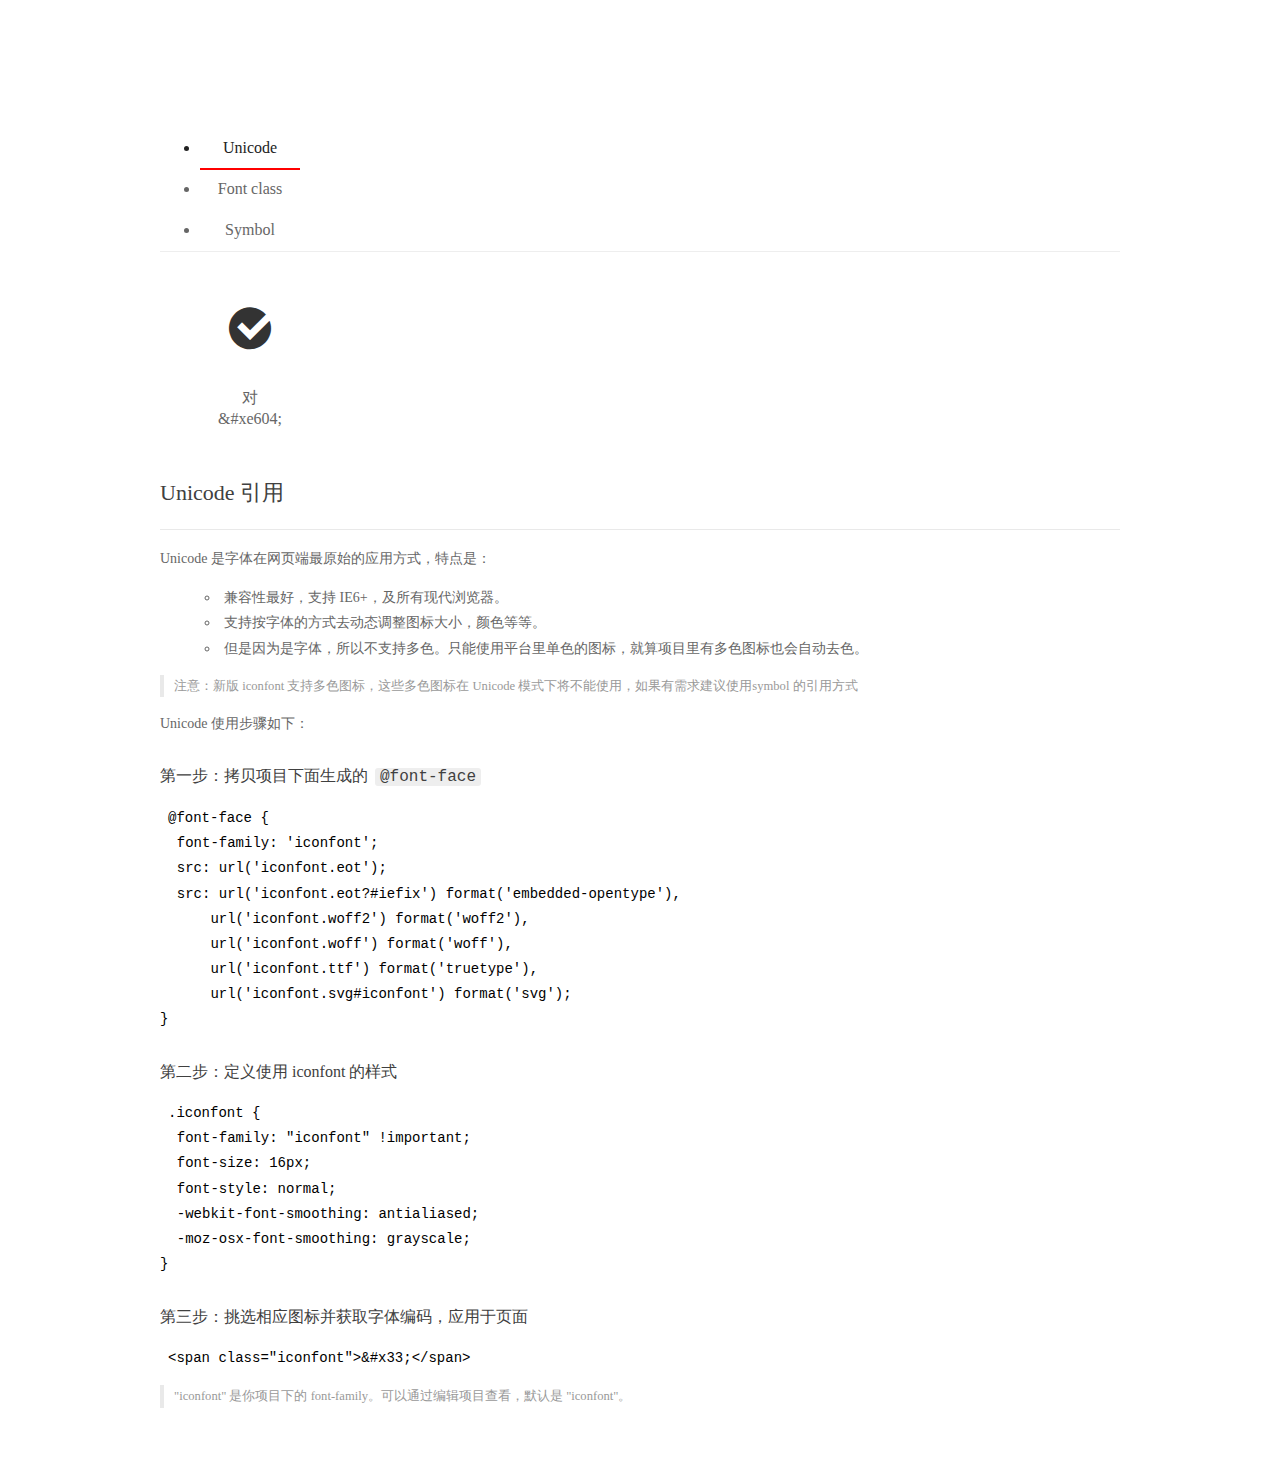
<file: vue_app/src/font/demo_index.html>
<!DOCTYPE html>
<html>
<head>
  <meta charset="utf-8"/>
  <title>IconFont Demo</title>
  <link rel="shortcut icon" href="https://gtms04.alicdn.com/tps/i4/TB1_oz6GVXXXXaFXpXXJDFnIXXX-64-64.ico" type="image/x-icon"/>
  <link rel="stylesheet" href="https://g.alicdn.com/thx/cube/1.3.2/cube.min.css">
  <link rel="stylesheet" href="demo.css">
  <link rel="stylesheet" href="iconfont.css">
  <script src="iconfont.js"></script>
  <!-- jQuery -->
  <script src="https://a1.alicdn.com/oss/uploads/2018/12/26/7bfddb60-08e8-11e9-9b04-53e73bb6408b.js"></script>
  <!-- 代码高亮 -->
  <script src="https://a1.alicdn.com/oss/uploads/2018/12/26/a3f714d0-08e6-11e9-8a15-ebf944d7534c.js"></script>
</head>
<body>
  <div class="main">
    <h1 class="logo"><a href="https://www.iconfont.cn/" title="iconfont 首页" target="_blank">&#xe86b;</a></h1>
    <div class="nav-tabs">
      <ul id="tabs" class="dib-box">
        <li class="dib active"><span>Unicode</span></li>
        <li class="dib"><span>Font class</span></li>
        <li class="dib"><span>Symbol</span></li>
      </ul>
      
    </div>
    <div class="tab-container">
      <div class="content unicode" style="display: block;">
          <ul class="icon_lists dib-box">
          
            <li class="dib">
              <span class="icon iconfont">&#xe604;</span>
                <div class="name">对</div>
                <div class="code-name">&amp;#xe604;</div>
              </li>
          
          </ul>
          <div class="article markdown">
          <h2 id="unicode-">Unicode 引用</h2>
          <hr>

          <p>Unicode 是字体在网页端最原始的应用方式，特点是：</p>
          <ul>
            <li>兼容性最好，支持 IE6+，及所有现代浏览器。</li>
            <li>支持按字体的方式去动态调整图标大小，颜色等等。</li>
            <li>但是因为是字体，所以不支持多色。只能使用平台里单色的图标，就算项目里有多色图标也会自动去色。</li>
          </ul>
          <blockquote>
            <p>注意：新版 iconfont 支持多色图标，这些多色图标在 Unicode 模式下将不能使用，如果有需求建议使用symbol 的引用方式</p>
          </blockquote>
          <p>Unicode 使用步骤如下：</p>
          <h3 id="-font-face">第一步：拷贝项目下面生成的 <code>@font-face</code></h3>
<pre><code class="language-css"
>@font-face {
  font-family: 'iconfont';
  src: url('iconfont.eot');
  src: url('iconfont.eot?#iefix') format('embedded-opentype'),
      url('iconfont.woff2') format('woff2'),
      url('iconfont.woff') format('woff'),
      url('iconfont.ttf') format('truetype'),
      url('iconfont.svg#iconfont') format('svg');
}
</code></pre>
          <h3 id="-iconfont-">第二步：定义使用 iconfont 的样式</h3>
<pre><code class="language-css"
>.iconfont {
  font-family: "iconfont" !important;
  font-size: 16px;
  font-style: normal;
  -webkit-font-smoothing: antialiased;
  -moz-osx-font-smoothing: grayscale;
}
</code></pre>
          <h3 id="-">第三步：挑选相应图标并获取字体编码，应用于页面</h3>
<pre>
<code class="language-html"
>&lt;span class="iconfont"&gt;&amp;#x33;&lt;/span&gt;
</code></pre>
          <blockquote>
            <p>"iconfont" 是你项目下的 font-family。可以通过编辑项目查看，默认是 "iconfont"。</p>
          </blockquote>
          </div>
      </div>
      <div class="content font-class">
        <ul class="icon_lists dib-box">
          
          <li class="dib">
            <span class="icon iconfont icon-ziyuan"></span>
            <div class="name">
              对
            </div>
            <div class="code-name">.icon-ziyuan
            </div>
          </li>
          
        </ul>
        <div class="article markdown">
        <h2 id="font-class-">font-class 引用</h2>
        <hr>

        <p>font-class 是 Unicode 使用方式的一种变种，主要是解决 Unicode 书写不直观，语意不明确的问题。</p>
        <p>与 Unicode 使用方式相比，具有如下特点：</p>
        <ul>
          <li>兼容性良好，支持 IE8+，及所有现代浏览器。</li>
          <li>相比于 Unicode 语意明确，书写更直观。可以很容易分辨这个 icon 是什么。</li>
          <li>因为使用 class 来定义图标，所以当要替换图标时，只需要修改 class 里面的 Unicode 引用。</li>
          <li>不过因为本质上还是使用的字体，所以多色图标还是不支持的。</li>
        </ul>
        <p>使用步骤如下：</p>
        <h3 id="-fontclass-">第一步：引入项目下面生成的 fontclass 代码：</h3>
<pre><code class="language-html">&lt;link rel="stylesheet" href="./iconfont.css"&gt;
</code></pre>
        <h3 id="-">第二步：挑选相应图标并获取类名，应用于页面：</h3>
<pre><code class="language-html">&lt;span class="iconfont icon-xxx"&gt;&lt;/span&gt;
</code></pre>
        <blockquote>
          <p>"
            iconfont" 是你项目下的 font-family。可以通过编辑项目查看，默认是 "iconfont"。</p>
        </blockquote>
      </div>
      </div>
      <div class="content symbol">
          <ul class="icon_lists dib-box">
          
            <li class="dib">
                <svg class="icon svg-icon" aria-hidden="true">
                  <use xlink:href="#icon-ziyuan"></use>
                </svg>
                <div class="name">对</div>
                <div class="code-name">#icon-ziyuan</div>
            </li>
          
          </ul>
          <div class="article markdown">
          <h2 id="symbol-">Symbol 引用</h2>
          <hr>

          <p>这是一种全新的使用方式，应该说这才是未来的主流，也是平台目前推荐的用法。相关介绍可以参考这篇<a href="">文章</a>
            这种用法其实是做了一个 SVG 的集合，与另外两种相比具有如下特点：</p>
          <ul>
            <li>支持多色图标了，不再受单色限制。</li>
            <li>通过一些技巧，支持像字体那样，通过 <code>font-size</code>, <code>color</code> 来调整样式。</li>
            <li>兼容性较差，支持 IE9+，及现代浏览器。</li>
            <li>浏览器渲染 SVG 的性能一般，还不如 png。</li>
          </ul>
          <p>使用步骤如下：</p>
          <h3 id="-symbol-">第一步：引入项目下面生成的 symbol 代码：</h3>
<pre><code class="language-html">&lt;script src="./iconfont.js"&gt;&lt;/script&gt;
</code></pre>
          <h3 id="-css-">第二步：加入通用 CSS 代码（引入一次就行）：</h3>
<pre><code class="language-html">&lt;style&gt;
.icon {
  width: 1em;
  height: 1em;
  vertical-align: -0.15em;
  fill: currentColor;
  overflow: hidden;
}
&lt;/style&gt;
</code></pre>
          <h3 id="-">第三步：挑选相应图标并获取类名，应用于页面：</h3>
<pre><code class="language-html">&lt;svg class="icon" aria-hidden="true"&gt;
  &lt;use xlink:href="#icon-xxx"&gt;&lt;/use&gt;
&lt;/svg&gt;
</code></pre>
          </div>
      </div>

    </div>
  </div>
  <script>
  $(document).ready(function () {
      $('.tab-container .content:first').show()

      $('#tabs li').click(function (e) {
        var tabContent = $('.tab-container .content')
        var index = $(this).index()

        if ($(this).hasClass('active')) {
          return
        } else {
          $('#tabs li').removeClass('active')
          $(this).addClass('active')

          tabContent.hide().eq(index).fadeIn()
        }
      })
    })
  </script>
</body>
</html>
</file>
<file: vue_app/src/font/demo.css>
/* Logo 字体 */
@font-face {
  font-family: "iconfont logo";
  src: url('https://at.alicdn.com/t/font_985780_km7mi63cihi.eot?t=1545807318834');
  src: url('https://at.alicdn.com/t/font_985780_km7mi63cihi.eot?t=1545807318834#iefix') format('embedded-opentype'),
    url('https://at.alicdn.com/t/font_985780_km7mi63cihi.woff?t=1545807318834') format('woff'),
    url('https://at.alicdn.com/t/font_985780_km7mi63cihi.ttf?t=1545807318834') format('truetype'),
    url('https://at.alicdn.com/t/font_985780_km7mi63cihi.svg?t=1545807318834#iconfont') format('svg');
}

.logo {
  font-family: "iconfont logo";
  font-size: 160px;
  font-style: normal;
  -webkit-font-smoothing: antialiased;
  -moz-osx-font-smoothing: grayscale;
}

/* tabs */
.nav-tabs {
  position: relative;
}

.nav-tabs .nav-more {
  position: absolute;
  right: 0;
  bottom: 0;
  height: 42px;
  line-height: 42px;
  color: #666;
}

#tabs {
  border-bottom: 1px solid #eee;
}

#tabs li {
  cursor: pointer;
  width: 100px;
  height: 40px;
  line-height: 40px;
  text-align: center;
  font-size: 16px;
  border-bottom: 2px solid transparent;
  position: relative;
  z-index: 1;
  margin-bottom: -1px;
  color: #666;
}


#tabs .active {
  border-bottom-color: #f00;
  color: #222;
}

.tab-container .content {
  display: none;
}

/* 页面布局 */
.main {
  padding: 30px 100px;
  width: 960px;
  margin: 0 auto;
}

.main .logo {
  color: #333;
  text-align: left;
  margin-bottom: 30px;
  line-height: 1;
  height: 110px;
  margin-top: -50px;
  overflow: hidden;
  *zoom: 1;
}

.main .logo a {
  font-size: 160px;
  color: #333;
}

.helps {
  margin-top: 40px;
}

.helps pre {
  padding: 20px;
  margin: 10px 0;
  border: solid 1px #e7e1cd;
  background-color: #fffdef;
  overflow: auto;
}

.icon_lists {
  width: 100% !important;
  overflow: hidden;
  *zoom: 1;
}

.icon_lists li {
  width: 100px;
  margin-bottom: 10px;
  margin-right: 20px;
  text-align: center;
  list-style: none !important;
  cursor: default;
}

.icon_lists li .code-name {
  line-height: 1.2;
}

.icon_lists .icon {
  display: block;
  height: 100px;
  line-height: 100px;
  font-size: 42px;
  margin: 10px auto;
  color: #333;
  -webkit-transition: font-size 0.25s linear, width 0.25s linear;
  -moz-transition: font-size 0.25s linear, width 0.25s linear;
  transition: font-size 0.25s linear, width 0.25s linear;
}

.icon_lists .icon:hover {
  font-size: 100px;
}

.icon_lists .svg-icon {
  /* 通过设置 font-size 来改变图标大小 */
  width: 1em;
  /* 图标和文字相邻时，垂直对齐 */
  vertical-align: -0.15em;
  /* 通过设置 color 来改变 SVG 的颜色/fill */
  fill: currentColor;
  /* path 和 stroke 溢出 viewBox 部分在 IE 下会显示
      normalize.css 中也包含这行 */
  overflow: hidden;
}

.icon_lists li .name,
.icon_lists li .code-name {
  color: #666;
}

/* markdown 样式 */
.markdown {
  color: #666;
  font-size: 14px;
  line-height: 1.8;
}

.highlight {
  line-height: 1.5;
}

.markdown img {
  vertical-align: middle;
  max-width: 100%;
}

.markdown h1 {
  color: #404040;
  font-weight: 500;
  line-height: 40px;
  margin-bottom: 24px;
}

.markdown h2,
.markdown h3,
.markdown h4,
.markdown h5,
.markdown h6 {
  color: #404040;
  margin: 1.6em 0 0.6em 0;
  font-weight: 500;
  clear: both;
}

.markdown h1 {
  font-size: 28px;
}

.markdown h2 {
  font-size: 22px;
}

.markdown h3 {
  font-size: 16px;
}

.markdown h4 {
  font-size: 14px;
}

.markdown h5 {
  font-size: 12px;
}

.markdown h6 {
  font-size: 12px;
}

.markdown hr {
  height: 1px;
  border: 0;
  background: #e9e9e9;
  margin: 16px 0;
  clear: both;
}

.markdown p {
  margin: 1em 0;
}

.markdown>p,
.markdown>blockquote,
.markdown>.highlight,
.markdown>ol,
.markdown>ul {
  width: 80%;
}

.markdown ul>li {
  list-style: circle;
}

.markdown>ul li,
.markdown blockquote ul>li {
  margin-left: 20px;
  padding-left: 4px;
}

.markdown>ul li p,
.markdown>ol li p {
  margin: 0.6em 0;
}

.markdown ol>li {
  list-style: decimal;
}

.markdown>ol li,
.markdown blockquote ol>li {
  margin-left: 20px;
  padding-left: 4px;
}

.markdown code {
  margin: 0 3px;
  padding: 0 5px;
  background: #eee;
  border-radius: 3px;
}

.markdown strong,
.markdown b {
  font-weight: 600;
}

.markdown>table {
  border-collapse: collapse;
  border-spacing: 0px;
  empty-cells: show;
  border: 1px solid #e9e9e9;
  width: 95%;
  margin-bottom: 24px;
}

.markdown>table th {
  white-space: nowrap;
  color: #333;
  font-weight: 600;
}

.markdown>table th,
.markdown>table td {
  border: 1px solid #e9e9e9;
  padding: 8px 16px;
  text-align: left;
}

.markdown>table th {
  background: #F7F7F7;
}

.markdown blockquote {
  font-size: 90%;
  color: #999;
  border-left: 4px solid #e9e9e9;
  padding-left: 0.8em;
  margin: 1em 0;
}

.markdown blockquote p {
  margin: 0;
}

.markdown .anchor {
  opacity: 0;
  transition: opacity 0.3s ease;
  margin-left: 8px;
}

.markdown .waiting {
  color: #ccc;
}

.markdown h1:hover .anchor,
.markdown h2:hover .anchor,
.markdown h3:hover .anchor,
.markdown h4:hover .anchor,
.markdown h5:hover .anchor,
.markdown h6:hover .anchor {
  opacity: 1;
  display: inline-block;
}

.markdown>br,
.markdown>p>br {
  clear: both;
}


.hljs {
  display: block;
  background: white;
  padding: 0.5em;
  color: #333333;
  overflow-x: auto;
}

.hljs-comment,
.hljs-meta {
  color: #969896;
}

.hljs-string,
.hljs-variable,
.hljs-template-variable,
.hljs-strong,
.hljs-emphasis,
.hljs-quote {
  color: #df5000;
}

.hljs-keyword,
.hljs-selector-tag,
.hljs-type {
  color: #a71d5d;
}

.hljs-literal,
.hljs-symbol,
.hljs-bullet,
.hljs-attribute {
  color: #0086b3;
}

.hljs-section,
.hljs-name {
  color: #63a35c;
}

.hljs-tag {
  color: #333333;
}

.hljs-title,
.hljs-attr,
.hljs-selector-id,
.hljs-selector-class,
.hljs-selector-attr,
.hljs-selector-pseudo {
  color: #795da3;
}

.hljs-addition {
  color: #55a532;
  background-color: #eaffea;
}

.hljs-deletion {
  color: #bd2c00;
  background-color: #ffecec;
}

.hljs-link {
  text-decoration: underline;
}

/* 代码高亮 */
/* PrismJS 1.15.0
https://prismjs.com/download.html#themes=prism&languages=markup+css+clike+javascript */
/**
 * prism.js default theme for JavaScript, CSS and HTML
 * Based on dabblet (http://dabblet.com)
 * @author Lea Verou
 */
code[class*="language-"],
pre[class*="language-"] {
  color: black;
  background: none;
  text-shadow: 0 1px white;
  font-family: Consolas, Monaco, 'Andale Mono', 'Ubuntu Mono', monospace;
  text-align: left;
  white-space: pre;
  word-spacing: normal;
  word-break: normal;
  word-wrap: normal;
  line-height: 1.5;

  -moz-tab-size: 4;
  -o-tab-size: 4;
  tab-size: 4;

  -webkit-hyphens: none;
  -moz-hyphens: none;
  -ms-hyphens: none;
  hyphens: none;
}

pre[class*="language-"]::-moz-selection,
pre[class*="language-"] ::-moz-selection,
code[class*="language-"]::-moz-selection,
code[class*="language-"] ::-moz-selection {
  text-shadow: none;
  background: #b3d4fc;
}

pre[class*="language-"]::selection,
pre[class*="language-"] ::selection,
code[class*="language-"]::selection,
code[class*="language-"] ::selection {
  text-shadow: none;
  background: #b3d4fc;
}

@media print {

  code[class*="language-"],
  pre[class*="language-"] {
    text-shadow: none;
  }
}

/* Code blocks */
pre[class*="language-"] {
  padding: 1em;
  margin: .5em 0;
  overflow: auto;
}

:not(pre)>code[class*="language-"],
pre[class*="language-"] {
  background: #f5f2f0;
}

/* Inline code */
:not(pre)>code[class*="language-"] {
  padding: .1em;
  border-radius: .3em;
  white-space: normal;
}

.token.comment,
.token.prolog,
.token.doctype,
.token.cdata {
  color: slategray;
}

.token.punctuation {
  color: #999;
}

.namespace {
  opacity: .7;
}

.token.property,
.token.tag,
.token.boolean,
.token.number,
.token.constant,
.token.symbol,
.token.deleted {
  color: #905;
}

.token.selector,
.token.attr-name,
.token.string,
.token.char,
.token.builtin,
.token.inserted {
  color: #690;
}

.token.operator,
.token.entity,
.token.url,
.language-css .token.string,
.style .token.string {
  color: #9a6e3a;
  background: hsla(0, 0%, 100%, .5);
}

.token.atrule,
.token.attr-value,
.token.keyword {
  color: #07a;
}

.token.function,
.token.class-name {
  color: #DD4A68;
}

.token.regex,
.token.important,
.token.variable {
  color: #e90;
}

.token.important,
.token.bold {
  font-weight: bold;
}

.token.italic {
  font-style: italic;
}

.token.entity {
  cursor: help;
}
</file>
<file: vue_app/src/font/iconfont.css>
@font-face {font-family: "iconfont";
  src: url('iconfont.eot?t=1558670255838'); /* IE9 */
  src: url('iconfont.eot?t=1558670255838#iefix') format('embedded-opentype'), /* IE6-IE8 */
  url('[data-uri]') format('woff2'),
  url('iconfont.woff?t=1558670255838') format('woff'),
  url('iconfont.ttf?t=1558670255838') format('truetype'), /* chrome, firefox, opera, Safari, Android, iOS 4.2+ */
  url('iconfont.svg?t=1558670255838#iconfont') format('svg'); /* iOS 4.1- */
}

.iconfont {
  font-family: "iconfont" !important;
  font-size: 36px;
  font-style: normal;
  -webkit-font-smoothing: antialiased;
  -moz-osx-font-smoothing: grayscale;
  color:#fff;

}

.icon-ziyuan:before {
  content: "\e604";
}
</file>
